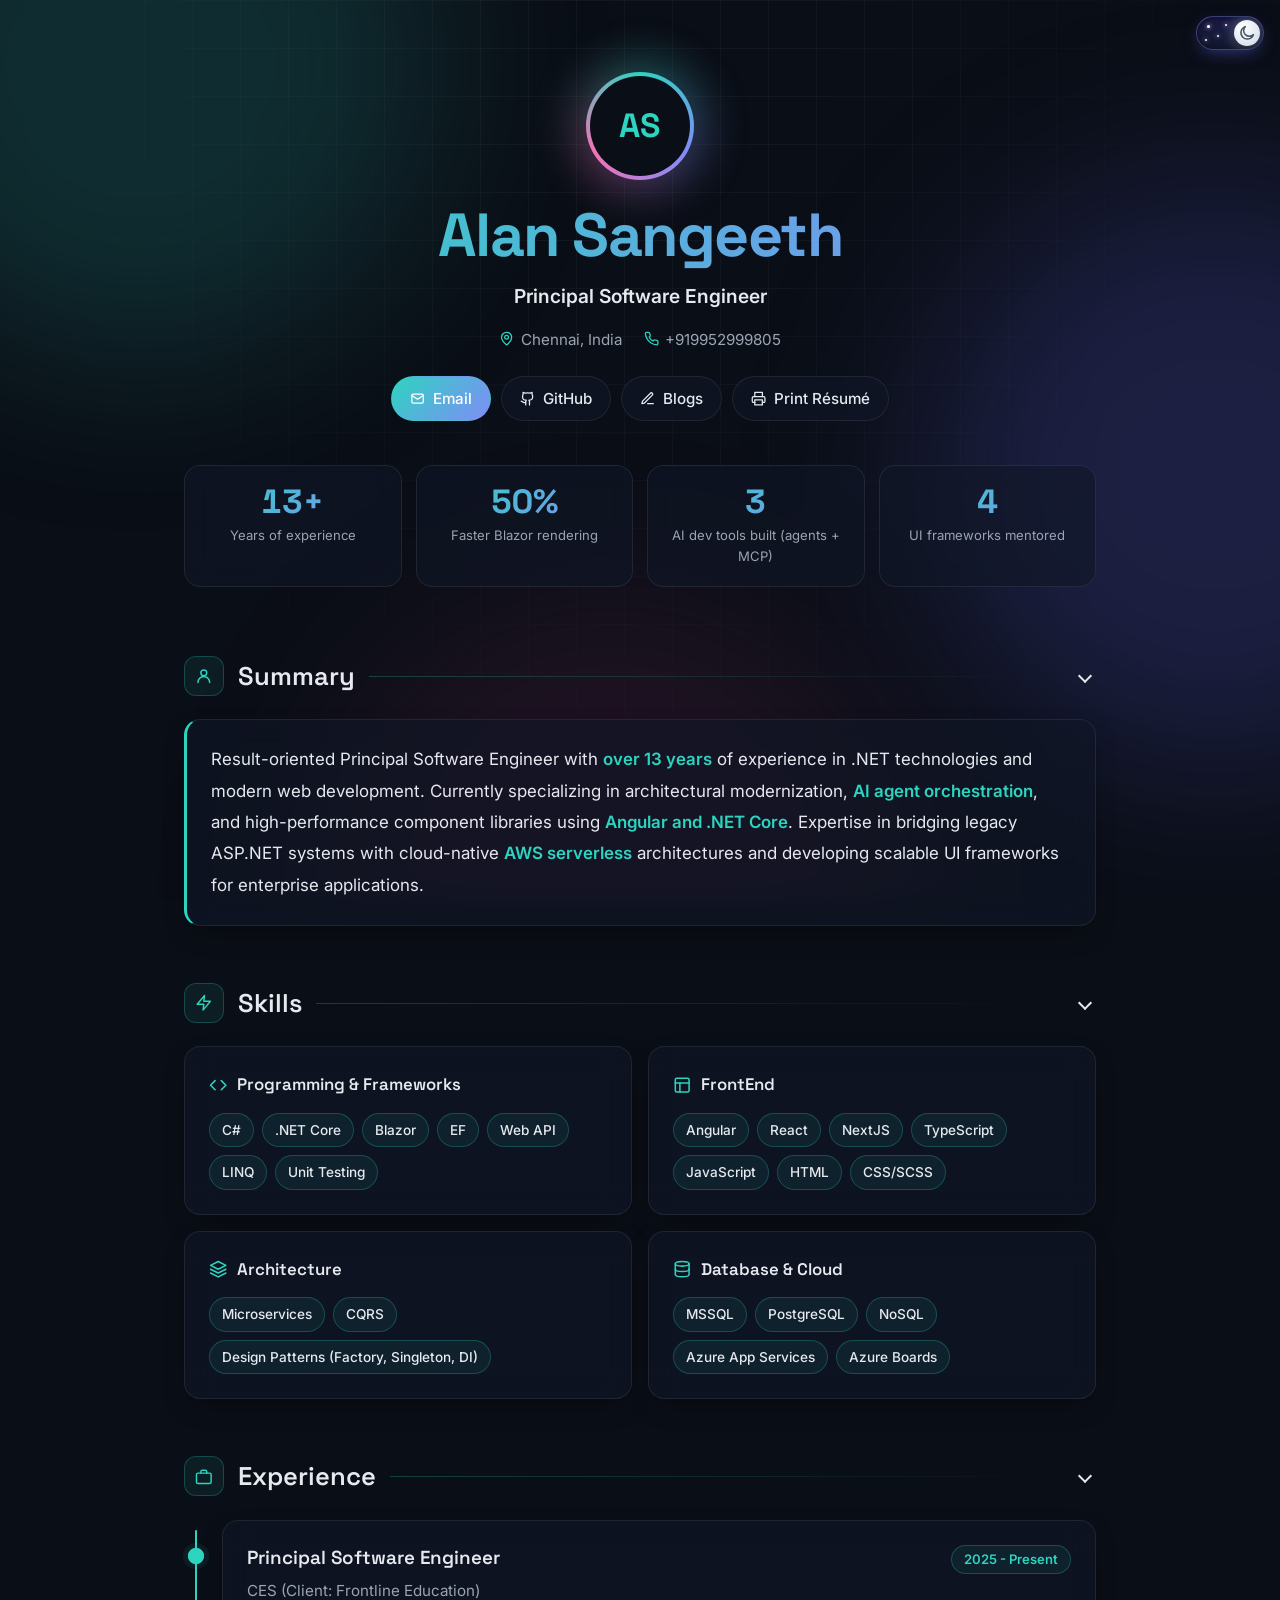
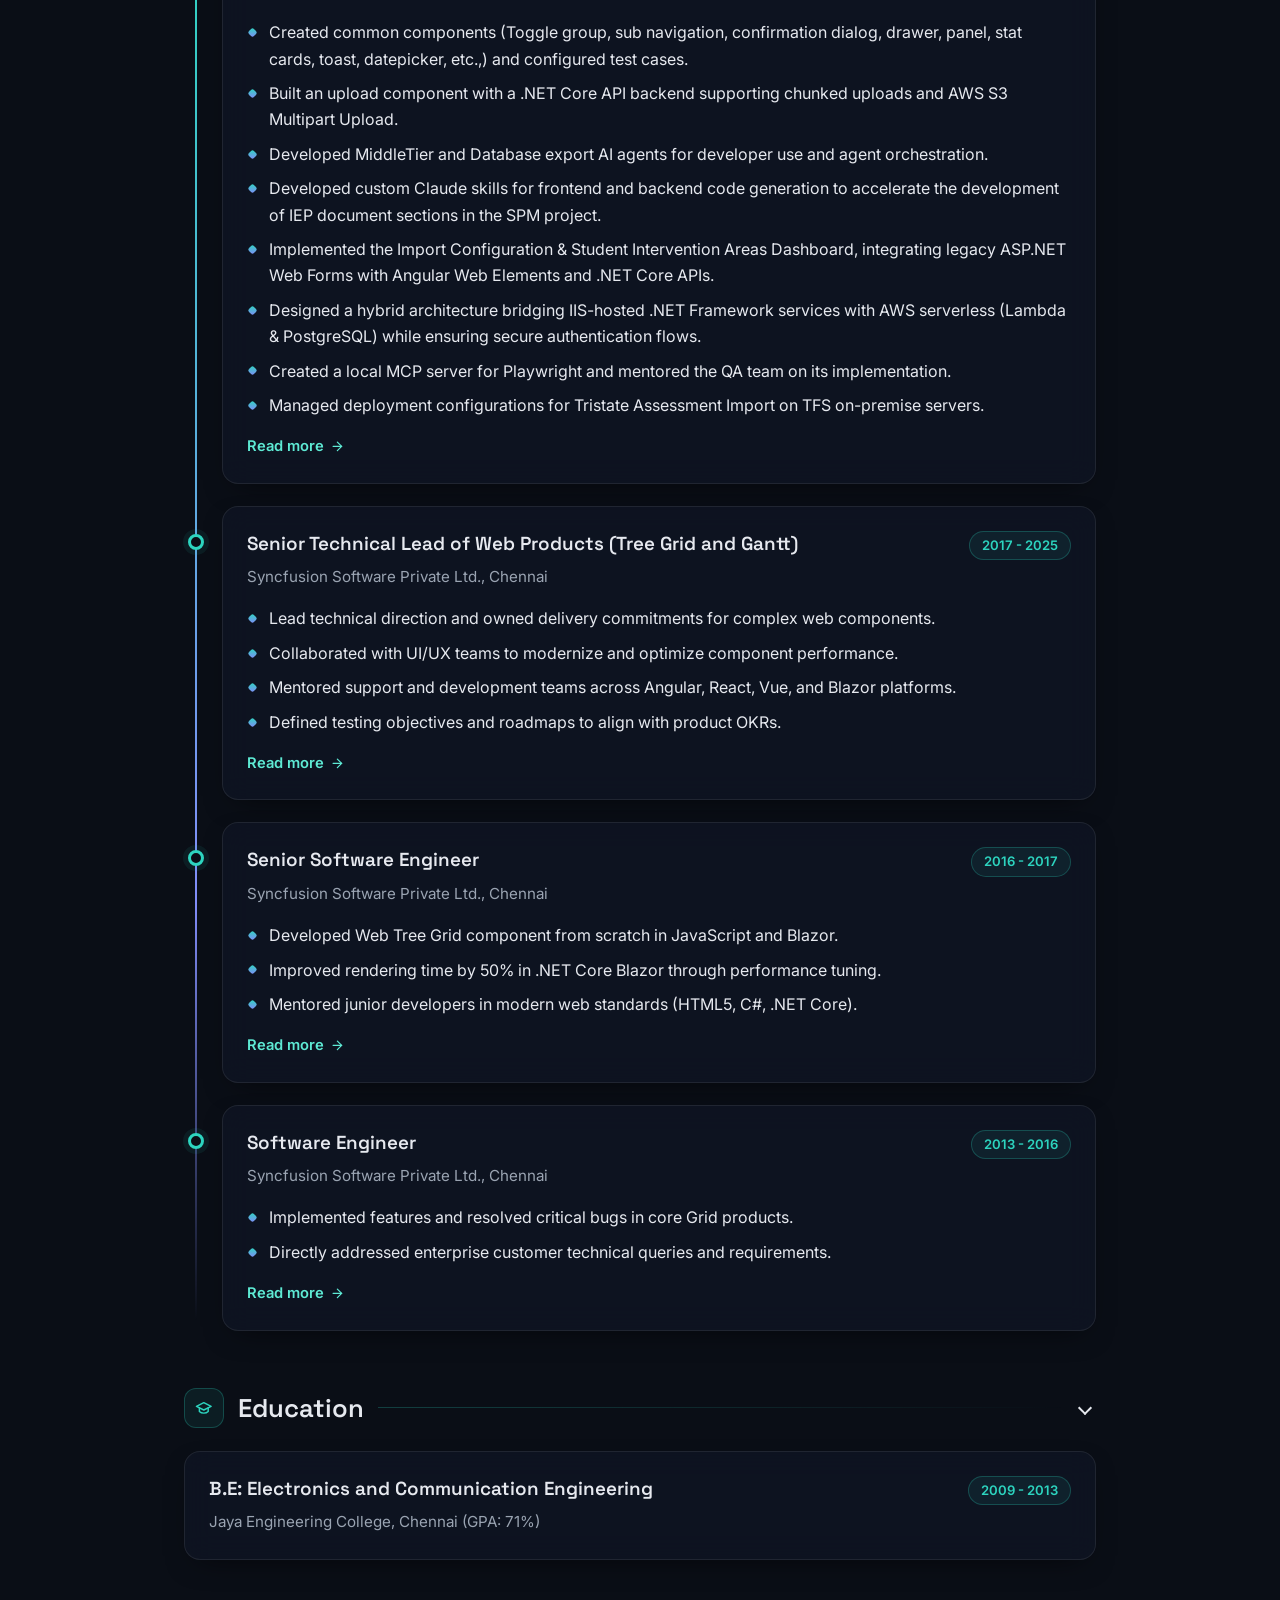
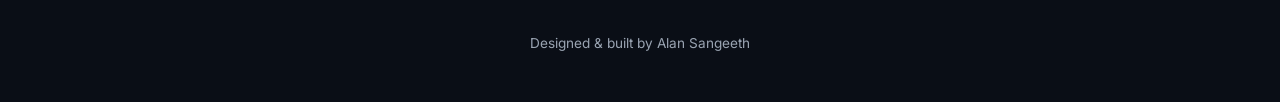
<file: index.html>
<!DOCTYPE html>
<html lang="en" data-theme="dark">

<head>
    <meta charset="UTF-8">
    <meta name="viewport" content="width=device-width, initial-scale=1.0">
    <title>Alan Sangeeth Resume - Principal Software Engineer | .NET, Angular, AI</title>
    <meta name="description" content="Alan Sangeeth's resume: Principal Software Engineer in Chennai, India with 13+ years in .NET, Angular, Blazor, AWS serverless and AI agent orchestration.">
    <meta name="author" content="Alan Sangeeth">
    <meta name="google-site-verification" content="i5r_bkyjmS-nKIP_NJogOofVaVzBtxya6tvOU-eh2Qk">
    <meta name="robots" content="index, follow, max-image-preview:large">
    <link rel="canonical" href="https://resume.alansangeeth.synology.me/">
    <meta name="theme-color" content="#0b1020">
    <link rel="icon" href="favicon.svg" type="image/svg+xml">

    <!-- Open Graph / social previews -->
    <meta property="og:type" content="profile">
    <meta property="og:site_name" content="Alan Sangeeth Resume">
    <meta property="og:title" content="Alan Sangeeth Resume - Principal Software Engineer">
    <meta property="og:description" content="Principal Software Engineer with 13+ years in .NET, Angular, Blazor, AWS serverless and AI agent orchestration.">
    <meta property="og:url" content="https://resume.alansangeeth.synology.me/">
    <meta property="og:locale" content="en_IN">
    <meta property="profile:first_name" content="Alan">
    <meta property="profile:last_name" content="Sangeeth">
    <meta name="twitter:card" content="summary">
    <meta name="twitter:title" content="Alan Sangeeth Resume - Principal Software Engineer">
    <meta name="twitter:description" content="Principal Software Engineer with 13+ years in .NET, Angular, Blazor, AWS serverless and AI agent orchestration.">

    <!-- Structured data for Google (ProfilePage + Person) -->
    <script type="application/ld+json">
    {
        "@context": "https://schema.org",
        "@type": "ProfilePage",
        "name": "Alan Sangeeth Resume",
        "url": "https://resume.alansangeeth.synology.me/",
        "mainEntity": {
            "@type": "Person",
            "@id": "https://resume.alansangeeth.synology.me/#alan-sangeeth",
            "name": "Alan Sangeeth",
            "givenName": "Alan",
            "familyName": "Sangeeth",
            "jobTitle": "Principal Software Engineer",
            "description": "Principal Software Engineer with 13+ years of experience in .NET technologies, Angular, Blazor, AWS serverless and AI agent orchestration.",
            "email": "mailto:alansangeeth@gmail.com",
            "url": "https://resume.alansangeeth.synology.me/",
            "address": {
                "@type": "PostalAddress",
                "addressLocality": "Chennai",
                "addressRegion": "Tamil Nadu",
                "addressCountry": "IN"
            },
            "worksFor": {
                "@type": "Organization",
                "name": "CES"
            },
            "alumniOf": [
                { "@type": "CollegeOrUniversity", "name": "Jaya Engineering College" },
                { "@type": "Organization", "name": "Syncfusion Software Private Ltd." }
            ],
            "knowsAbout": [".NET", "ASP.NET Core", "C#", "Angular", "Blazor", "TypeScript", "AWS Serverless", "AI Agents", "Model Context Protocol (MCP)", "UI Component Libraries"],
            "sameAs": [
                "https://github.com/alansangeeth",
                "https://www.syncfusion.com/blogs/author/alans"
            ]
        }
    }
    </script>
    <script>
        // Apply the saved theme before first paint to avoid a flash of the wrong theme
        (function () {
            var root = document.documentElement;
            root.classList.add("js");
            try {
                root.setAttribute("data-theme", localStorage.getItem("alan-resume-darkMode") === "false" ? "light" : "dark");
            } catch (e) { }
        })();
    </script>
    <link rel="preconnect" href="https://fonts.googleapis.com">
    <link rel="preconnect" href="https://fonts.gstatic.com" crossorigin>
    <link href="https://fonts.googleapis.com/css2?family=Inter:wght@400;500;600;700&family=Space+Grotesk:wght@500;600;700&display=swap" rel="stylesheet">
    <link rel="stylesheet" href="style.css">
    <script src="main.js" defer></script>
</head>

<body>
    <div class="scroll-progress no-print" aria-hidden="true"></div>
    <div class="bg-decor no-print" aria-hidden="true">
        <span class="blob blob-1"></span>
        <span class="blob blob-2"></span>
        <span class="blob blob-3"></span>
        <div class="grid-overlay"></div>
    </div>
    <div id="theme-switcher" class="no-print"></div>

    <div class="container">
        <header class="hero">
            <div class="avatar reveal no-print" aria-hidden="true"><span>AS</span></div>
            <h1 class="reveal">Alan Sangeeth</h1>
            <p class="role reveal no-print">Principal Software Engineer</p>
            <div class="contact-info meta-row reveal no-print">
                <span><svg class="i" viewBox="0 0 24 24"><path d="M20 10c0 6-8 12-8 12s-8-6-8-12a8 8 0 0 1 16 0Z"/><circle cx="12" cy="10" r="3"/></svg>Chennai, India</span>
                <a href="tel:+919952999805"><svg class="i" viewBox="0 0 24 24"><path d="M22 16.92v3a2 2 0 0 1-2.18 2 19.79 19.79 0 0 1-8.63-3.07 19.5 19.5 0 0 1-6-6 19.79 19.79 0 0 1-3.07-8.67A2 2 0 0 1 4.11 2h3a2 2 0 0 1 2 1.72c.13.96.36 1.9.7 2.81a2 2 0 0 1-.45 2.11L8.09 9.91a16 16 0 0 0 6 6l1.27-1.27a2 2 0 0 1 2.11-.45c.91.34 1.85.57 2.81.7A2 2 0 0 1 22 16.92z"/></svg>+919952999805</a>
            </div>
            <div class="contact-info print-only-links">
                Principal Software Engineer | Chennai, India
            </div>
            <nav class="links reveal no-print" aria-label="Contact links">
                <a href="mailto:alansangeeth@gmail.com" class="pill pill-primary email-link">
                    <svg class="i" viewBox="0 0 24 24"><rect x="3" y="5" width="18" height="14" rx="2"/><path d="m3 7 9 6 9-6"/></svg>Email
                </a>
                <a href="https://github.com/alansangeeth" target="_blank" rel="noopener" class="pill">
                    <svg class="i" viewBox="0 0 24 24"><path d="M15 22v-4a4.8 4.8 0 0 0-1-3.5c3 0 6-2 6-5.5.08-1.25-.27-2.48-1-3.5.28-1.15.28-2.35 0-3.5 0 0-1 0-3 1.5-2.64-.5-5.36-.5-8 0C6 2 5 2 5 2c-.3 1.15-.3 2.35 0 3.5A5.4 5.4 0 0 0 4 9c0 3.5 3 5.5 6 5.5-.39.49-.68 1.05-.85 1.65-.17.6-.22 1.23-.15 1.85v4"/><path d="M9 18c-4.51 2-5-2-7-2"/></svg>GitHub
                </a>
                <a href="https://www.syncfusion.com/blogs/author/alans" target="_blank" rel="noopener" class="pill">
                    <svg class="i" viewBox="0 0 24 24"><path d="M12 20h9"/><path d="M16.5 3.5a2.1 2.1 0 0 1 3 3L7 19l-4 1 1-4Z"/></svg>Blogs
                </a>
                <a href="javascript:window.print()" class="pill">
                    <svg class="i" viewBox="0 0 24 24"><path d="M6 9V2h12v7"/><path d="M6 18H4a2 2 0 0 1-2-2v-5a2 2 0 0 1 2-2h16a2 2 0 0 1 2 2v5a2 2 0 0 1-2 2h-2"/><rect x="6" y="14" width="12" height="8"/></svg>Print Résumé
                </a>
            </nav>
            <div class="print-only-links">
                alansangeeth@gmail.com | +919952999805
            </div>

            <div class="stats no-print" data-stagger>
                <div class="stat reveal">
                    <span class="stat-num" data-count="13" data-suffix="+">13+</span>
                    <span class="stat-label">Years of experience</span>
                </div>
                <div class="stat reveal">
                    <span class="stat-num" data-count="50" data-suffix="%">50%</span>
                    <span class="stat-label">Faster Blazor rendering</span>
                </div>
                <div class="stat reveal">
                    <span class="stat-num" data-count="3">3</span>
                    <span class="stat-label">AI dev tools built (agents + MCP)</span>
                </div>
                <div class="stat reveal">
                    <span class="stat-num" data-count="4">4</span>
                    <span class="stat-label">UI frameworks mentored</span>
                </div>
            </div>
        </header>

        <main class="content">
            <section id="summary" class="section">
                <h2 class="section-title reveal">
                    <span class="section-icon"><svg class="i" viewBox="0 0 24 24"><circle cx="12" cy="8" r="4"/><path d="M4 21a8 8 0 0 1 16 0"/></svg></span>
                    <span>Summary</span>
                    <span class="rule"></span>
                    <span class="chevron" aria-hidden="true"></span>
                </h2>
                <div class="section-body">
                    <div class="section-inner">
                        <div class="card summary-card reveal">
                            <p>
                                Result-oriented Principal Software Engineer with <strong class="hl">over 13 years</strong>
                                of experience in .NET technologies and modern web development.
                                Currently specializing in architectural modernization, <strong class="hl">AI agent
                                orchestration</strong>, and high-performance component libraries using
                                <strong class="hl">Angular and .NET Core</strong>.
                                Expertise in bridging legacy ASP.NET systems with cloud-native <strong class="hl">AWS
                                serverless</strong> architectures and developing scalable UI frameworks for enterprise
                                applications.
                            </p>
                        </div>
                    </div>
                </div>
            </section>

            <section id="skills" class="section">
                <h2 class="section-title reveal">
                    <span class="section-icon"><svg class="i" viewBox="0 0 24 24"><path d="M13 2 3 14h9l-1 8 10-12h-9l1-8z"/></svg></span>
                    <span>Skills</span>
                    <span class="rule"></span>
                    <span class="chevron" aria-hidden="true"></span>
                </h2>
                <div class="section-body">
                    <div class="section-inner">
                        <div class="skills-grid" data-stagger>
                            <div class="card skill-category reveal">
                                <strong><svg class="i" viewBox="0 0 24 24"><path d="m16 18 6-6-6-6"/><path d="m8 6-6 6 6 6"/></svg>Programming &amp; Frameworks</strong>
                                <div class="chips">
                                    <span class="chip">C#</span><span class="chip">.NET Core</span><span class="chip">Blazor</span><span class="chip">EF</span><span class="chip">Web API</span><span class="chip">LINQ</span><span class="chip">Unit Testing</span>
                                </div>
                            </div>
                            <div class="card skill-category reveal">
                                <strong><svg class="i" viewBox="0 0 24 24"><rect x="3" y="3" width="18" height="18" rx="2"/><path d="M3 9h18"/><path d="M9 21V9"/></svg>FrontEnd</strong>
                                <div class="chips">
                                    <span class="chip">Angular</span><span class="chip">React</span><span class="chip">NextJS</span><span class="chip">TypeScript</span><span class="chip">JavaScript</span><span class="chip">HTML</span><span class="chip">CSS/SCSS</span>
                                </div>
                            </div>
                            <div class="card skill-category reveal">
                                <strong><svg class="i" viewBox="0 0 24 24"><path d="m12 2 10 5-10 5L2 7z"/><path d="m2 17 10 5 10-5"/><path d="m2 12 10 5 10-5"/></svg>Architecture</strong>
                                <div class="chips">
                                    <span class="chip">Microservices</span><span class="chip">CQRS</span><span class="chip">Design Patterns (Factory, Singleton, DI)</span>
                                </div>
                            </div>
                            <div class="card skill-category reveal">
                                <strong><svg class="i" viewBox="0 0 24 24"><ellipse cx="12" cy="5" rx="9" ry="3"/><path d="M3 5v14c0 1.66 4 3 9 3s9-1.34 9-3V5"/><path d="M3 12c0 1.66 4 3 9 3s9-1.34 9-3"/></svg>Database &amp; Cloud</strong>
                                <div class="chips">
                                    <span class="chip">MSSQL</span><span class="chip">PostgreSQL</span><span class="chip">NoSQL</span><span class="chip">Azure App Services</span><span class="chip">Azure Boards</span>
                                </div>
                            </div>
                        </div>
                    </div>
                </div>
            </section>

            <section id="experience" class="section">
                <h2 class="section-title reveal">
                    <span class="section-icon"><svg class="i" viewBox="0 0 24 24"><rect x="2" y="7" width="20" height="14" rx="2"/><path d="M16 7V5a2 2 0 0 0-2-2h-4a2 2 0 0 0-2 2v2"/></svg></span>
                    <span>Experience</span>
                    <span class="rule"></span>
                    <span class="chevron" aria-hidden="true"></span>
                </h2>
                <div class="section-body">
                    <div class="section-inner">
                        <ol class="timeline">
                            <li class="timeline-item reveal">
                                <span class="timeline-dot current" aria-hidden="true"></span>
                                <article class="card experience-item">
                                    <div class="item-header">
                                        <h3>Principal Software Engineer</h3>
                                        <span class="badge">2025 - Present</span>
                                    </div>
                                    <div class="item-sub">CES (Client: Frontline Education)</div>
                                    <ul>
                                        <li>Created common components (Toggle group, sub navigation,
                                            confirmation dialog, drawer, panel, stat cards, toast, datepicker, etc.,) and configured test
                                            cases.</li>
                                        <li>Built an upload component with a .NET Core API backend supporting chunked uploads and
                                            AWS S3 Multipart Upload.</li>
                                        <li>Developed MiddleTier and Database export AI agents for developer use and agent
                                            orchestration.</li>
                                        <li>Developed custom Claude skills for frontend and backend code generation to accelerate the development of IEP document sections in the SPM project.</li>
                                        <li>Implemented the Import Configuration &amp; Student Intervention Areas
                                            Dashboard, integrating legacy ASP.NET Web Forms with Angular Web Elements and .NET Core
                                            APIs.</li>
                                        <li>Designed a hybrid architecture bridging IIS-hosted .NET Framework services with AWS
                                            serverless (Lambda &amp; PostgreSQL) while ensuring secure authentication flows.</li>
                                        <li>Created a local MCP server for Playwright and mentored the QA team on its
                                            implementation.</li>
                                        <li>Managed deployment configurations for Tristate Assessment Import on TFS on-premise
                                            servers.</li>
                                    </ul>
                                    <a href="experience-frontline.html" class="read-more no-print">Read more
                                        <svg class="i" viewBox="0 0 24 24"><path d="M5 12h14"/><path d="m12 5 7 7-7 7"/></svg></a>
                                </article>
                            </li>

                            <li class="timeline-item reveal">
                                <span class="timeline-dot" aria-hidden="true"></span>
                                <article class="card experience-item">
                                    <div class="item-header">
                                        <h3>Senior Technical Lead of Web Products (Tree Grid and Gantt)</h3>
                                        <span class="badge">2017 - 2025</span>
                                    </div>
                                    <div class="item-sub">Syncfusion Software Private Ltd., Chennai</div>
                                    <ul>
                                        <li>Lead technical direction and owned delivery commitments for complex web components.</li>
                                        <li>Collaborated with UI/UX teams to modernize and optimize component performance.</li>
                                        <li>Mentored support and development teams across Angular, React, Vue, and Blazor platforms.</li>
                                        <li>Defined testing objectives and roadmaps to align with product OKRs.</li>
                                    </ul>
                                    <a href="experience-lead.html" class="read-more no-print">Read more
                                        <svg class="i" viewBox="0 0 24 24"><path d="M5 12h14"/><path d="m12 5 7 7-7 7"/></svg></a>
                                </article>
                            </li>

                            <li class="timeline-item reveal">
                                <span class="timeline-dot" aria-hidden="true"></span>
                                <article class="card experience-item">
                                    <div class="item-header">
                                        <h3>Senior Software Engineer</h3>
                                        <span class="badge">2016 - 2017</span>
                                    </div>
                                    <div class="item-sub">Syncfusion Software Private Ltd., Chennai</div>
                                    <ul>
                                        <li>Developed Web Tree Grid component from scratch in JavaScript and Blazor.</li>
                                        <li>Improved rendering time by 50% in .NET Core Blazor through performance tuning.</li>
                                        <li>Mentored junior developers in modern web standards (HTML5, C#, .NET Core).</li>
                                    </ul>
                                    <a href="experience-senior.html" class="read-more no-print">Read more
                                        <svg class="i" viewBox="0 0 24 24"><path d="M5 12h14"/><path d="m12 5 7 7-7 7"/></svg></a>
                                </article>
                            </li>

                            <li class="timeline-item reveal">
                                <span class="timeline-dot" aria-hidden="true"></span>
                                <article class="card experience-item">
                                    <div class="item-header">
                                        <h3>Software Engineer</h3>
                                        <span class="badge">2013 - 2016</span>
                                    </div>
                                    <div class="item-sub">Syncfusion Software Private Ltd., Chennai</div>
                                    <ul>
                                        <li>Implemented features and resolved critical bugs in core Grid products.</li>
                                        <li>Directly addressed enterprise customer technical queries and requirements.</li>
                                    </ul>
                                    <a href="experience-engineer.html" class="read-more no-print">Read more
                                        <svg class="i" viewBox="0 0 24 24"><path d="M5 12h14"/><path d="m12 5 7 7-7 7"/></svg></a>
                                </article>
                            </li>
                        </ol>
                    </div>
                </div>
            </section>

            <section id="education" class="section">
                <h2 class="section-title reveal">
                    <span class="section-icon"><svg class="i" viewBox="0 0 24 24"><path d="M22 10 12 5 2 10l10 5 10-5z"/><path d="M6 12v5c3 3 9 3 12 0v-5"/></svg></span>
                    <span>Education</span>
                    <span class="rule"></span>
                    <span class="chevron" aria-hidden="true"></span>
                </h2>
                <div class="section-body">
                    <div class="section-inner">
                        <div class="card education-item reveal">
                            <div class="item-header">
                                <h3>B.E: Electronics and Communication Engineering</h3>
                                <span class="badge">2009 - 2013</span>
                            </div>
                            <div class="item-sub">Jaya Engineering College, Chennai (GPA: 71%)</div>
                        </div>
                    </div>
                </div>
            </section>
        </main>

        <footer class="site-footer no-print">
            Designed &amp; built by Alan Sangeeth
        </footer>
    </div>

    <button class="back-to-top no-print" type="button" aria-label="Back to top">
        <svg class="i" viewBox="0 0 24 24"><path d="m5 12 7-7 7 7"/><path d="M12 19V5"/></svg>
    </button>
</body>

</html>
</file>
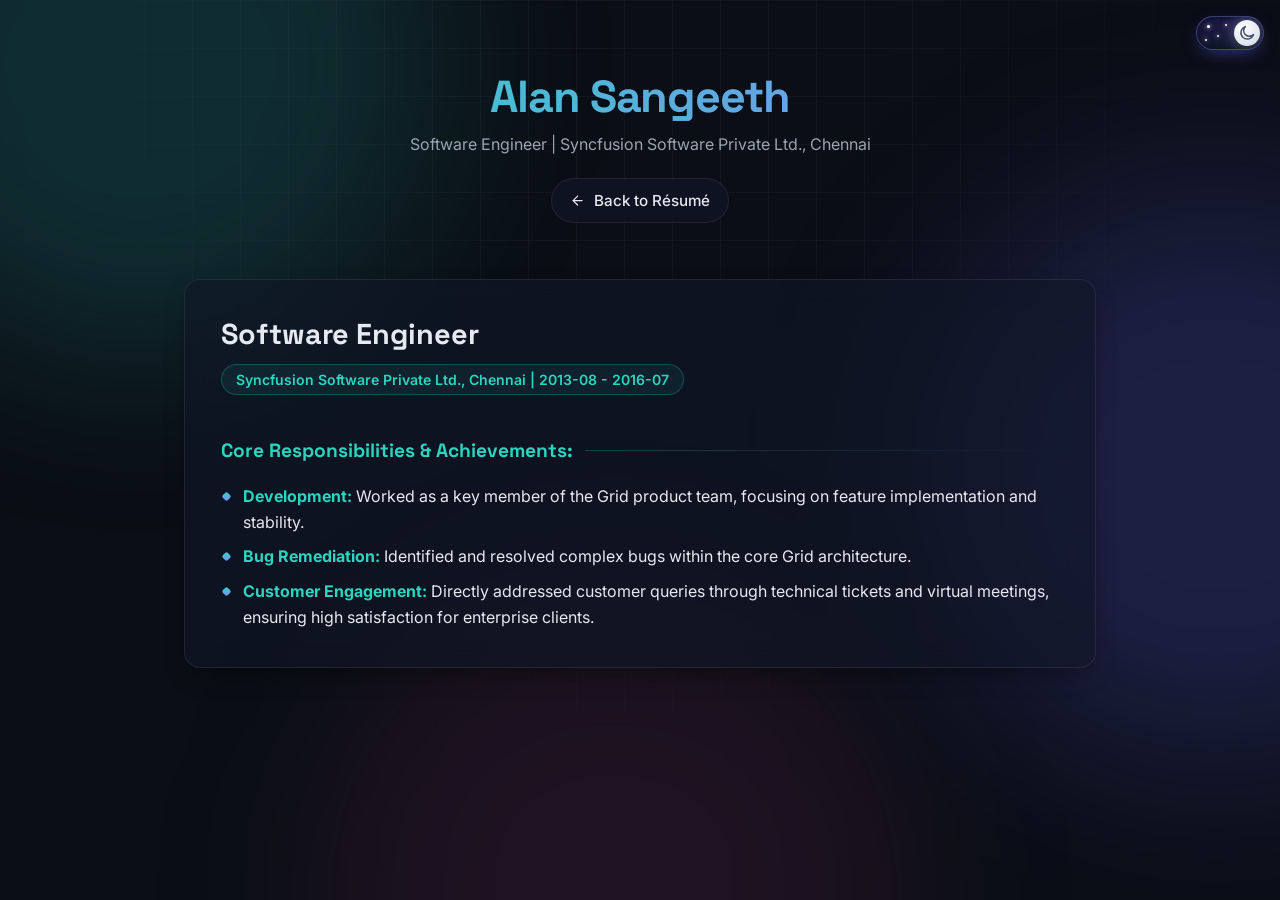
<file: experience-engineer.html>
<!DOCTYPE html>
<html lang="en" data-theme="dark">
<head>
    <meta charset="UTF-8">
    <meta name="viewport" content="width=device-width, initial-scale=1.0">
    <title>Software Engineer Experience - Alan Sangeeth</title>
    <meta name="description" content="Alan Sangeeth's experience as Software Engineer at Syncfusion, Chennai.">
    <meta name="author" content="Alan Sangeeth">
    <link rel="canonical" href="https://resume.alansangeeth.synology.me/experience-engineer.html">
    <link rel="icon" href="favicon.svg" type="image/svg+xml">
    <script>
        (function () {
            var root = document.documentElement;
            root.classList.add("js");
            try {
                root.setAttribute("data-theme", localStorage.getItem("alan-resume-darkMode") === "false" ? "light" : "dark");
            } catch (e) { }
        })();
    </script>
    <link rel="preconnect" href="https://fonts.googleapis.com">
    <link rel="preconnect" href="https://fonts.gstatic.com" crossorigin>
    <link href="https://fonts.googleapis.com/css2?family=Inter:wght@400;500;600;700&family=Space+Grotesk:wght@500;600;700&display=swap" rel="stylesheet">
    <link rel="stylesheet" href="style.css">
    <script src="main.js" defer></script>
</head>
<body>
    <div class="scroll-progress no-print" aria-hidden="true"></div>
    <div class="bg-decor no-print" aria-hidden="true">
        <span class="blob blob-1"></span>
        <span class="blob blob-2"></span>
        <span class="blob blob-3"></span>
        <div class="grid-overlay"></div>
    </div>
    <div class="container sub-page">
        <header class="hero">
            <h1 class="reveal">Alan Sangeeth</h1>
            <div class="contact-info reveal">
                Software Engineer | Syncfusion Software Private Ltd., Chennai
            </div>
            <div class="links reveal no-print">
                <a href="index.html" class="pill"><svg class="i" viewBox="0 0 24 24"><path d="M19 12H5"/><path d="m12 19-7-7 7-7"/></svg>Back to Résumé</a>
            </div>
            <div id="theme-switcher" class="no-print">
            </div>
        </header>
        <section id="experience-detail" class="card reveal">
            <h1>Software Engineer</h1>
            <div class="meta">Syncfusion Software Private Ltd., Chennai | 2013-08 - 2016-07</div>
            
            <h3>Core Responsibilities & Achievements:</h3>
            <ul>
                <li><strong>Development:</strong> Worked as a key member of the Grid product team, focusing on feature implementation and stability.</li>
                <li><strong>Bug Remediation:</strong> Identified and resolved complex bugs within the core Grid architecture.</li>
                <li><strong>Customer Engagement:</strong> Directly addressed customer queries through technical tickets and virtual meetings, ensuring high satisfaction for enterprise clients.</li>
            </ul>
        </section>
    </div>
</body>
</html>
</file>
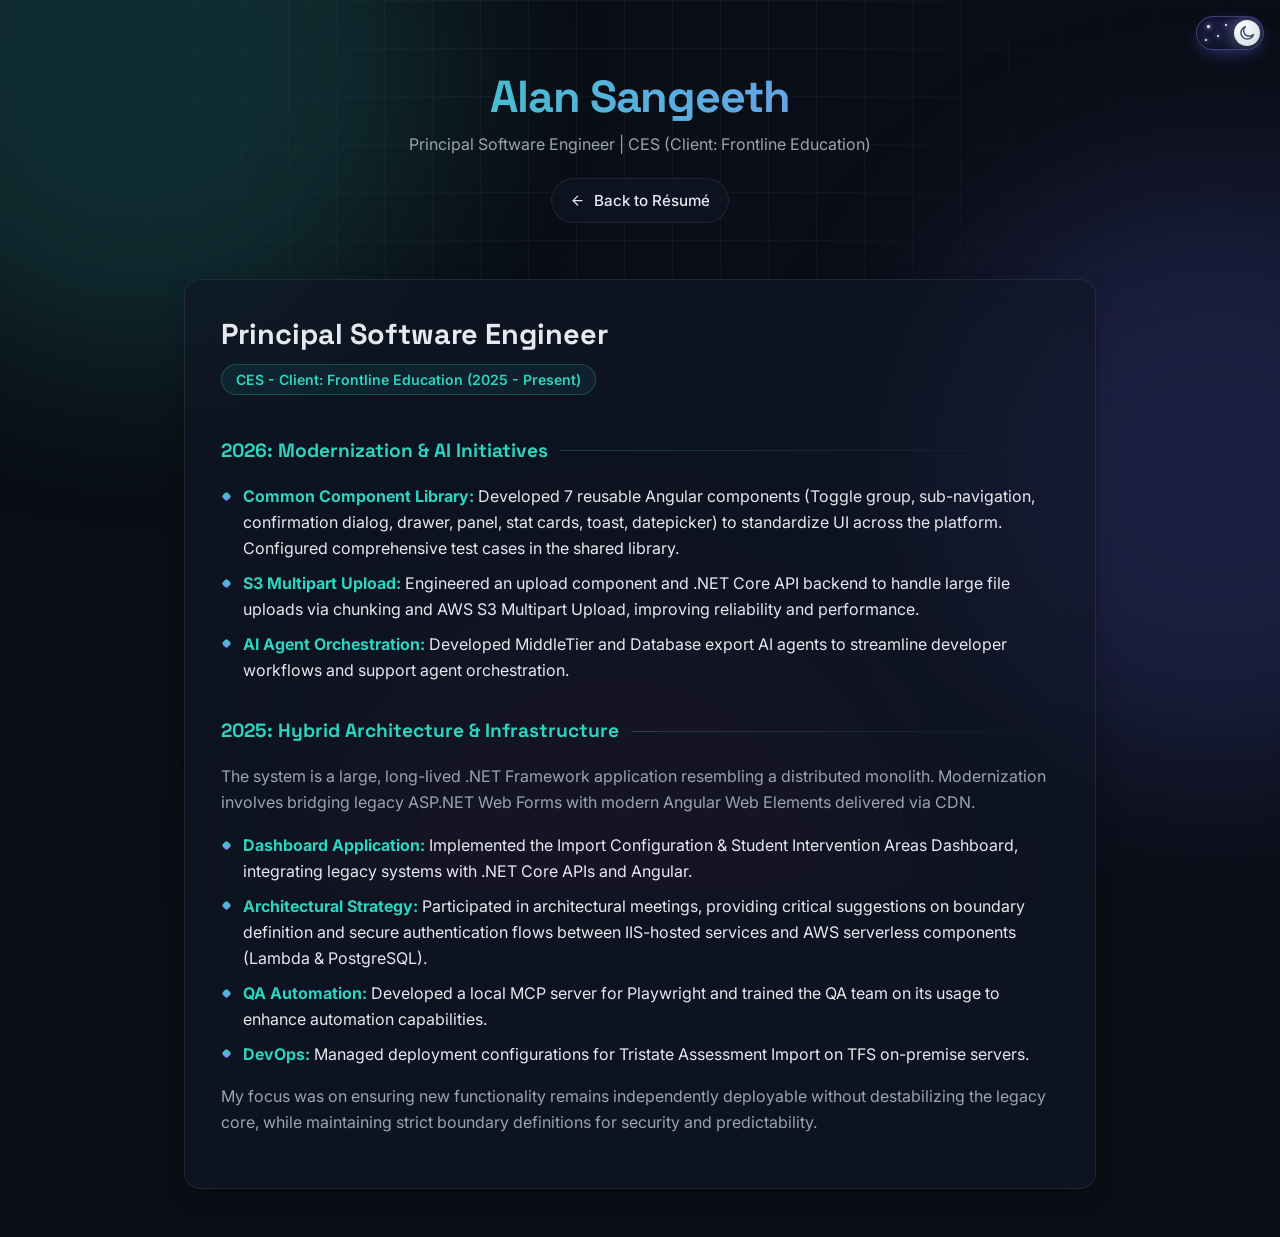
<file: experience-frontline.html>
<!DOCTYPE html>
<html lang="en" data-theme="dark">
<head>
    <meta charset="UTF-8">
    <meta name="viewport" content="width=device-width, initial-scale=1.0">
    <title>Principal Software Engineer (Frontline Education) - Alan Sangeeth</title>
    <meta name="description" content="Alan Sangeeth's work as Principal Software Engineer at CES for Frontline Education: architectural modernization, AI agent orchestration, Angular, .NET Core and AWS serverless.">
    <meta name="author" content="Alan Sangeeth">
    <link rel="canonical" href="https://resume.alansangeeth.synology.me/experience-frontline.html">
    <link rel="icon" href="favicon.svg" type="image/svg+xml">
    <script>
        (function () {
            var root = document.documentElement;
            root.classList.add("js");
            try {
                root.setAttribute("data-theme", localStorage.getItem("alan-resume-darkMode") === "false" ? "light" : "dark");
            } catch (e) { }
        })();
    </script>
    <link rel="preconnect" href="https://fonts.googleapis.com">
    <link rel="preconnect" href="https://fonts.gstatic.com" crossorigin>
    <link href="https://fonts.googleapis.com/css2?family=Inter:wght@400;500;600;700&family=Space+Grotesk:wght@500;600;700&display=swap" rel="stylesheet">
    <link rel="stylesheet" href="style.css">
    <script src="main.js" defer></script>
</head>
<body>
    <div class="scroll-progress no-print" aria-hidden="true"></div>
    <div class="bg-decor no-print" aria-hidden="true">
        <span class="blob blob-1"></span>
        <span class="blob blob-2"></span>
        <span class="blob blob-3"></span>
        <div class="grid-overlay"></div>
    </div>
    <div class="container sub-page">
        <header class="hero">
            <h1 class="reveal">Alan Sangeeth</h1>
            <div class="contact-info reveal">
                Principal Software Engineer | CES (Client: Frontline Education)
            </div>
            <div class="links reveal no-print">
                <a href="index.html" class="pill"><svg class="i" viewBox="0 0 24 24"><path d="M19 12H5"/><path d="m12 19-7-7 7-7"/></svg>Back to Résumé</a>
            </div>
            <div id="theme-switcher" class="no-print">
            </div>
        </header>

        <section id="experience-detail" class="card reveal">
            <h1>Principal Software Engineer</h1>
            <div class="meta">CES - Client: Frontline Education (2025 - Present)</div>

                <h3>2026: Modernization & AI Initiatives</h3>
                <ul>
                    <li><strong>Common Component Library:</strong> Developed 7 reusable Angular components (Toggle group, sub-navigation, confirmation dialog, drawer, panel, stat cards, toast, datepicker) to standardize UI across the platform. Configured comprehensive test cases in the shared library.</li>
                    <li><strong>S3 Multipart Upload:</strong> Engineered an upload component and .NET Core API backend to handle large file uploads via chunking and AWS S3 Multipart Upload, improving reliability and performance.</li>
                    <li><strong>AI Agent Orchestration:</strong> Developed MiddleTier and Database export AI agents to streamline developer workflows and support agent orchestration.</li>
                </ul>

                <h3>2025: Hybrid Architecture & Infrastructure</h3>
                <p>
                    The system is a large, long-lived .NET Framework application resembling a distributed monolith. Modernization involves bridging legacy ASP.NET Web Forms with modern Angular Web Elements delivered via CDN.
                </p>
                <ul>
                    <li><strong>Dashboard Application:</strong> Implemented the Import Configuration & Student Intervention Areas Dashboard, integrating legacy systems with .NET Core APIs and Angular.</li>
                    <li><strong>Architectural Strategy:</strong> Participated in architectural meetings, providing critical suggestions on boundary definition and secure authentication flows between IIS-hosted services and AWS serverless components (Lambda & PostgreSQL).</li>
                    <li><strong>QA Automation:</strong> Developed a local MCP server for Playwright and trained the QA team on its usage to enhance automation capabilities.</li>
                    <li><strong>DevOps:</strong> Managed deployment configurations for Tristate Assessment Import on TFS on-premise servers.</li>
                </ul>
                <p>
                    My focus was on ensuring new functionality remains independently deployable without destabilizing the legacy core, while maintaining strict boundary definitions for security and predictability.
                </p>
        </section>
    </div>
</body>
</html>
</file>
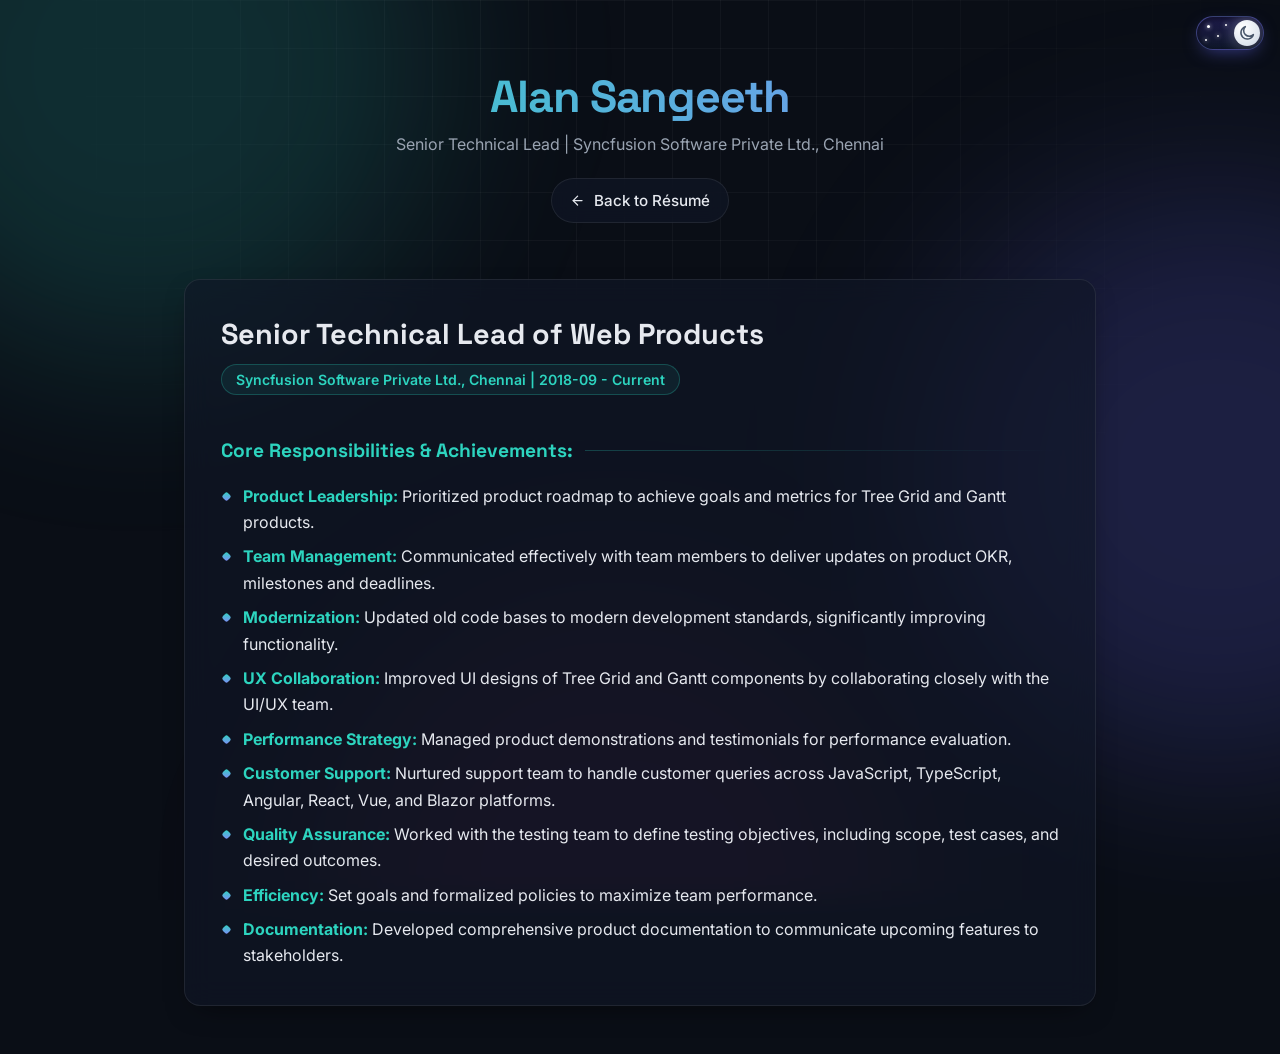
<file: experience-lead.html>
<!DOCTYPE html>
<html lang="en" data-theme="dark">
<head>
    <meta charset="UTF-8">
    <meta name="viewport" content="width=device-width, initial-scale=1.0">
    <title>Senior Technical Lead Experience - Alan Sangeeth</title>
    <meta name="description" content="Alan Sangeeth's experience as Senior Technical Lead of Syncfusion Tree Grid and Gantt web products.">
    <meta name="author" content="Alan Sangeeth">
    <link rel="canonical" href="https://resume.alansangeeth.synology.me/experience-lead.html">
    <link rel="icon" href="favicon.svg" type="image/svg+xml">
    <script>
        (function () {
            var root = document.documentElement;
            root.classList.add("js");
            try {
                root.setAttribute("data-theme", localStorage.getItem("alan-resume-darkMode") === "false" ? "light" : "dark");
            } catch (e) { }
        })();
    </script>
    <link rel="preconnect" href="https://fonts.googleapis.com">
    <link rel="preconnect" href="https://fonts.gstatic.com" crossorigin>
    <link href="https://fonts.googleapis.com/css2?family=Inter:wght@400;500;600;700&family=Space+Grotesk:wght@500;600;700&display=swap" rel="stylesheet">
    <link rel="stylesheet" href="style.css">
    <script src="main.js" defer></script>
</head>
<body>
    <div class="scroll-progress no-print" aria-hidden="true"></div>
    <div class="bg-decor no-print" aria-hidden="true">
        <span class="blob blob-1"></span>
        <span class="blob blob-2"></span>
        <span class="blob blob-3"></span>
        <div class="grid-overlay"></div>
    </div>
    <div class="container sub-page">
        <header class="hero">
            <h1 class="reveal">Alan Sangeeth</h1>
            <div class="contact-info reveal">
                Senior Technical Lead | Syncfusion Software Private Ltd., Chennai
            </div>
            <div class="links reveal no-print">
                <a href="index.html" class="pill"><svg class="i" viewBox="0 0 24 24"><path d="M19 12H5"/><path d="m12 19-7-7 7-7"/></svg>Back to Résumé</a>
            </div>
            <div id="theme-switcher" class="no-print">
            </div>
        </header>
        <section id="experience-detail" class="card reveal">
            <h1>Senior Technical Lead of Web Products</h1>
            <div class="meta">Syncfusion Software Private Ltd., Chennai | 2018-09 - Current</div>
            
            <h3>Core Responsibilities & Achievements:</h3>
            <ul>
                <li><strong>Product Leadership:</strong> Prioritized product roadmap to achieve goals and metrics for Tree Grid and Gantt products.</li>
                <li><strong>Team Management:</strong> Communicated effectively with team members to deliver updates on product OKR, milestones and deadlines.</li>
                <li><strong>Modernization:</strong> Updated old code bases to modern development standards, significantly improving functionality.</li>
                <li><strong>UX Collaboration:</strong> Improved UI designs of Tree Grid and Gantt components by collaborating closely with the UI/UX team.</li>
                <li><strong>Performance Strategy:</strong> Managed product demonstrations and testimonials for performance evaluation.</li>
                <li><strong>Customer Support:</strong> Nurtured support team to handle customer queries across JavaScript, TypeScript, Angular, React, Vue, and Blazor platforms.</li>
                <li><strong>Quality Assurance:</strong> Worked with the testing team to define testing objectives, including scope, test cases, and desired outcomes.</li>
                <li><strong>Efficiency:</strong> Set goals and formalized policies to maximize team performance.</li>
                <li><strong>Documentation:</strong> Developed comprehensive product documentation to communicate upcoming features to stakeholders.</li>
            </ul>
        </section>
    </div>
</body>
</html>
</file>
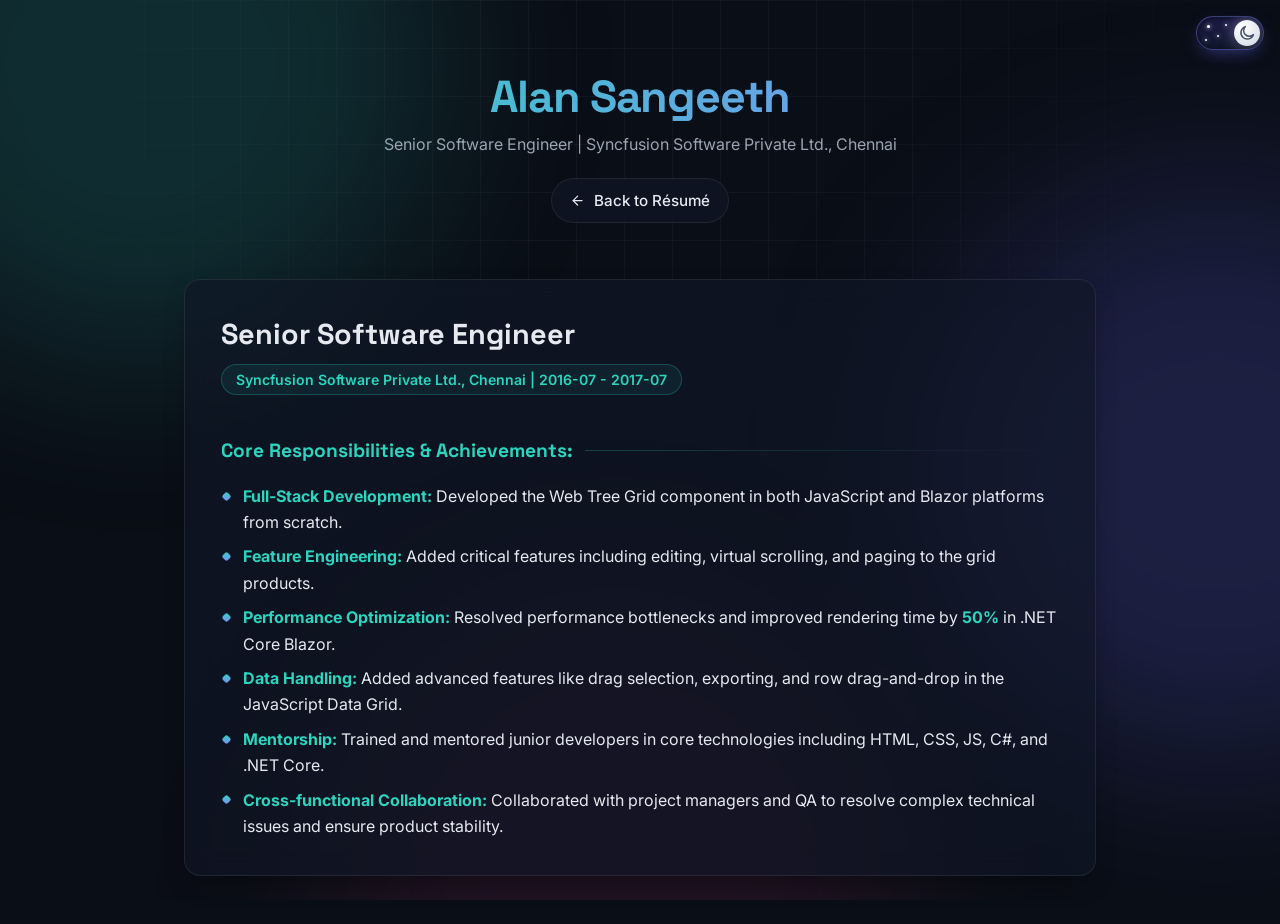
<file: experience-senior.html>
<!DOCTYPE html>
<html lang="en" data-theme="dark">
<head>
    <meta charset="UTF-8">
    <meta name="viewport" content="width=device-width, initial-scale=1.0">
    <title>Senior Software Engineer Experience - Alan Sangeeth</title>
    <meta name="description" content="Alan Sangeeth's experience as Senior Software Engineer at Syncfusion, Chennai.">
    <meta name="author" content="Alan Sangeeth">
    <link rel="canonical" href="https://resume.alansangeeth.synology.me/experience-senior.html">
    <link rel="icon" href="favicon.svg" type="image/svg+xml">
    <script>
        (function () {
            var root = document.documentElement;
            root.classList.add("js");
            try {
                root.setAttribute("data-theme", localStorage.getItem("alan-resume-darkMode") === "false" ? "light" : "dark");
            } catch (e) { }
        })();
    </script>
    <link rel="preconnect" href="https://fonts.googleapis.com">
    <link rel="preconnect" href="https://fonts.gstatic.com" crossorigin>
    <link href="https://fonts.googleapis.com/css2?family=Inter:wght@400;500;600;700&family=Space+Grotesk:wght@500;600;700&display=swap" rel="stylesheet">
    <link rel="stylesheet" href="style.css">
    <script src="main.js" defer></script>
</head>
<body>
    <div class="scroll-progress no-print" aria-hidden="true"></div>
    <div class="bg-decor no-print" aria-hidden="true">
        <span class="blob blob-1"></span>
        <span class="blob blob-2"></span>
        <span class="blob blob-3"></span>
        <div class="grid-overlay"></div>
    </div>
    <div class="container sub-page">
        <header class="hero">
            <h1 class="reveal">Alan Sangeeth</h1>
            <div class="contact-info reveal">
                Senior Software Engineer | Syncfusion Software Private Ltd., Chennai
            </div>
            <div class="links reveal no-print">
                <a href="index.html" class="pill"><svg class="i" viewBox="0 0 24 24"><path d="M19 12H5"/><path d="m12 19-7-7 7-7"/></svg>Back to Résumé</a>
            </div>
            <div id="theme-switcher" class="no-print">
            </div>
        </header>
        <section id="experience-detail" class="card reveal">
            <h1>Senior Software Engineer</h1>
            <div class="meta">Syncfusion Software Private Ltd., Chennai | 2016-07 - 2017-07</div>
            
            <h3>Core Responsibilities & Achievements:</h3>
            <ul>
                <li><strong>Full-Stack Development:</strong> Developed the Web Tree Grid component in both JavaScript and Blazor platforms from scratch.</li>
                <li><strong>Feature Engineering:</strong> Added critical features including editing, virtual scrolling, and paging to the grid products.</li>
                <li><strong>Performance Optimization:</strong> Resolved performance bottlenecks and improved rendering time by <strong>50%</strong> in .NET Core Blazor.</li>
                <li><strong>Data Handling:</strong> Added advanced features like drag selection, exporting, and row drag-and-drop in the JavaScript Data Grid.</li>
                <li><strong>Mentorship:</strong> Trained and mentored junior developers in core technologies including HTML, CSS, JS, C#, and .NET Core.</li>
                <li><strong>Cross-functional Collaboration:</strong> Collaborated with project managers and QA to resolve complex technical issues and ensure product stability.</li>
            </ul>
        </section>
    </div>
</body>
</html>
</file>
<file: style.css>
/* ==========================================================================
   Theme tokens
   ========================================================================== */
:root {
    --bg: #f4f6fb;
    --surface: rgba(255, 255, 255, 0.72);
    --text: #1e293b;
    --muted: #5b6475;
    --primary: #0d9488;
    --primary-strong: #0f766e;
    --secondary: #6366f1;
    --link: #0f766e;
    --border: rgba(15, 23, 42, 0.09);
    --chip-bg: rgba(13, 148, 136, 0.08);
    --chip-border: rgba(13, 148, 136, 0.22);
    --spot: rgba(13, 148, 136, 0.10);
    --shadow: 0 10px 30px -14px rgba(15, 23, 42, 0.20);
    --shadow-hover: 0 22px 44px -18px rgba(15, 118, 110, 0.38);
    --blob-1: rgba(45, 212, 191, 0.35);
    --blob-2: rgba(129, 140, 248, 0.30);
    --blob-3: rgba(244, 114, 182, 0.18);
    --grid-line: rgba(15, 23, 42, 0.045);

    --radius: 16px;
    --ease: cubic-bezier(0.2, 0.8, 0.2, 1);
    --font-body: 'Inter', 'Segoe UI', system-ui, -apple-system, sans-serif;
    --font-display: 'Space Grotesk', 'Segoe UI', system-ui, sans-serif;
    color-scheme: light;
}

:root[data-theme="dark"] {
    --bg: #0a0e16;
    --surface: rgba(17, 24, 39, 0.62);
    --text: #e6e9ef;
    --muted: #9aa4b2;
    --primary: #2dd4bf;
    --primary-strong: #5eead4;
    --secondary: #818cf8;
    --link: #5eead4;
    --border: rgba(255, 255, 255, 0.08);
    --chip-bg: rgba(45, 212, 191, 0.08);
    --chip-border: rgba(45, 212, 191, 0.25);
    --spot: rgba(45, 212, 191, 0.10);
    --shadow: 0 10px 30px -14px rgba(0, 0, 0, 0.7);
    --shadow-hover: 0 22px 48px -18px rgba(45, 212, 191, 0.30);
    --blob-1: rgba(45, 212, 191, 0.16);
    --blob-2: rgba(99, 102, 241, 0.20);
    --blob-3: rgba(236, 72, 153, 0.09);
    --grid-line: rgba(255, 255, 255, 0.035);
    color-scheme: dark;
}

/* ==========================================================================
   Base
   ========================================================================== */
*,
*::before,
*::after {
    box-sizing: border-box;
}

html {
    scroll-behavior: smooth;
}

body {
    margin: 0;
    min-height: 100vh;
    font-family: var(--font-body);
    line-height: 1.65;
    color: var(--text);
    background-color: var(--bg);
    overflow-x: hidden;
    -webkit-font-smoothing: antialiased;
    transition: background-color 0.3s ease, color 0.3s ease;
}

a {
    color: var(--link);
}

.i {
    width: 1em;
    height: 1em;
    flex-shrink: 0;
    fill: none;
    stroke: currentColor;
    stroke-width: 2;
    stroke-linecap: round;
    stroke-linejoin: round;
}

:focus-visible {
    outline: 2px solid var(--primary);
    outline-offset: 3px;
    border-radius: 6px;
}

::selection {
    background: var(--primary);
    color: #fff;
}

/* ==========================================================================
   Decorative background
   ========================================================================== */
.bg-decor {
    position: fixed;
    inset: 0;
    z-index: -1;
    overflow: hidden;
    pointer-events: none;
}

.blob {
    position: absolute;
    width: 46vmax;
    height: 46vmax;
    border-radius: 50%;
    filter: blur(90px);
    animation: float 22s ease-in-out infinite alternate;
}

.blob-1 {
    background: var(--blob-1);
    top: -18vmax;
    left: -12vmax;
}

.blob-2 {
    background: var(--blob-2);
    top: 20vh;
    right: -18vmax;
    animation-duration: 28s;
    animation-delay: -6s;
}

.blob-3 {
    background: var(--blob-3);
    bottom: -22vmax;
    left: 25vw;
    animation-duration: 32s;
    animation-delay: -12s;
}

.grid-overlay {
    position: absolute;
    inset: 0;
    background-image:
        linear-gradient(var(--grid-line) 1px, transparent 1px),
        linear-gradient(90deg, var(--grid-line) 1px, transparent 1px);
    background-size: 48px 48px;
    mask-image: radial-gradient(ellipse at 50% 0%, #000 20%, transparent 70%);
    -webkit-mask-image: radial-gradient(ellipse at 50% 0%, #000 20%, transparent 70%);
}

@keyframes float {
    0% { transform: translate(0, 0) scale(1); }
    50% { transform: translate(6vw, 4vh) scale(1.08); }
    100% { transform: translate(-4vw, 8vh) scale(0.95); }
}

.scroll-progress {
    position: fixed;
    top: 0;
    left: 0;
    width: 100%;
    height: 3px;
    z-index: 100;
    background: linear-gradient(90deg, var(--primary), var(--secondary));
    transform-origin: 0 50%;
    transform: scaleX(var(--progress, 0));
}

#theme-switcher {
    position: fixed;
    top: 16px;
    right: 16px;
    z-index: 50;
}

/* ==========================================================================
   Layout
   ========================================================================== */
.container {
    max-width: 960px;
    margin: 0 auto;
    padding: 72px 24px 48px;
}

.content {
    display: flex;
    flex-direction: column;
}

/* ==========================================================================
   Hero
   ========================================================================== */
.hero {
    position: relative;
    text-align: center;
    padding-bottom: 12px;
}

.avatar {
    position: relative;
    width: 108px;
    height: 108px;
    margin: 0 auto 22px;
    border-radius: 50%;
    display: grid;
    place-items: center;
    isolation: isolate;
}

.avatar::before {
    content: '';
    position: absolute;
    inset: 0;
    border-radius: 50%;
    background: conic-gradient(var(--primary), var(--secondary), #f472b6, var(--primary));
    animation: spin 6s linear infinite;
    z-index: -2;
}

.avatar::after {
    content: '';
    position: absolute;
    inset: -12px;
    border-radius: 50%;
    background: conic-gradient(var(--primary), var(--secondary), #f472b6, var(--primary));
    filter: blur(22px);
    opacity: 0.35;
    animation: spin 6s linear infinite;
    z-index: -3;
}

.avatar span {
    width: calc(100% - 8px);
    height: calc(100% - 8px);
    border-radius: 50%;
    display: grid;
    place-items: center;
    background: var(--bg);
    font-family: var(--font-display);
    font-weight: 700;
    font-size: 2.1rem;
    letter-spacing: 0.02em;
    color: var(--primary);
}

@keyframes spin {
    to { transform: rotate(360deg); }
}

.hero h1 {
    margin: 0;
    font-family: var(--font-display);
    font-size: clamp(2.5rem, 7vw, 3.8rem);
    font-weight: 700;
    line-height: 1.1;
    letter-spacing: -0.025em;
    background: linear-gradient(90deg, var(--primary), var(--secondary), var(--primary));
    background-size: 200% auto;
    -webkit-background-clip: text;
    background-clip: text;
    color: transparent;
    animation: shimmer 8s linear infinite;
}

@keyframes shimmer {
    to { background-position: 200% center; }
}

.role {
    margin: 12px 0 0;
    font-size: 1.2rem;
    font-weight: 600;
    color: var(--text);
}

.typed-line {
    margin: 4px 0 0;
    min-height: 1.65em;
    color: var(--muted);
    font-size: 1.02rem;
}

.typed {
    color: var(--primary);
    font-weight: 600;
}

.typed::after {
    content: '';
    display: inline-block;
    width: 2px;
    height: 1.1em;
    margin-left: 3px;
    vertical-align: -0.18em;
    background: var(--primary);
    animation: blink 1s steps(1) infinite;
}

@keyframes blink {
    50% { opacity: 0; }
}

.meta-row {
    display: flex;
    flex-wrap: wrap;
    justify-content: center;
    gap: 8px 22px;
    margin-top: 14px;
    font-size: 0.95rem;
    color: var(--muted);
}

.meta-row span,
.meta-row a {
    display: inline-flex;
    align-items: center;
    gap: 6px;
    color: inherit;
    text-decoration: none;
}

.meta-row a:hover {
    color: var(--primary);
}

.meta-row .i {
    color: var(--primary);
}

.print-only-links {
    display: none;
    font-weight: bold;
}

.links {
    display: flex;
    flex-wrap: wrap;
    justify-content: center;
    gap: 10px;
    margin-top: 24px;
}

.pill {
    display: inline-flex;
    align-items: center;
    gap: 8px;
    padding: 9px 18px;
    border-radius: 999px;
    border: 1px solid var(--border);
    background: var(--surface);
    backdrop-filter: blur(10px);
    -webkit-backdrop-filter: blur(10px);
    color: var(--text);
    font-weight: 500;
    font-size: 0.95rem;
    text-decoration: none;
    transition: transform 0.25s var(--ease), border-color 0.25s, color 0.25s, box-shadow 0.25s;
}

.pill:hover {
    transform: translateY(-2px);
    border-color: var(--primary);
    color: var(--primary);
    box-shadow: var(--shadow-hover);
}

.pill-primary {
    border-color: transparent;
    background: linear-gradient(135deg, var(--primary), var(--secondary));
    color: #fff;
}

.pill-primary:hover {
    color: #fff;
    border-color: transparent;
}

.stats {
    display: grid;
    grid-template-columns: repeat(4, 1fr);
    gap: 14px;
    margin-top: 44px;
}

.stat {
    padding: 18px 12px;
    border-radius: var(--radius);
    border: 1px solid var(--border);
    background: var(--surface);
    backdrop-filter: blur(12px);
    -webkit-backdrop-filter: blur(12px);
    transition: transform 0.3s var(--ease), border-color 0.3s;
}

.stat:hover {
    transform: translateY(-3px);
    border-color: var(--chip-border);
}

.stat-num {
    display: block;
    font-family: var(--font-display);
    font-size: 2.1rem;
    font-weight: 700;
    line-height: 1.1;
    background: linear-gradient(135deg, var(--primary), var(--secondary));
    -webkit-background-clip: text;
    background-clip: text;
    color: transparent;
    font-variant-numeric: tabular-nums;
}

.stat-label {
    display: block;
    margin-top: 4px;
    font-size: 0.82rem;
    color: var(--muted);
}

/* ==========================================================================
   Sections
   ========================================================================== */
.section {
    margin-top: 56px;
}

.section-title {
    display: flex;
    align-items: center;
    gap: 14px;
    margin: 0 0 22px;
    font-family: var(--font-display);
    font-size: 1.6rem;
    font-weight: 600;
    color: var(--text);
    cursor: pointer;
    user-select: none;
    transition: color 0.25s;
}

.section-title:hover {
    color: var(--primary);
}

.section-icon {
    display: grid;
    place-items: center;
    width: 40px;
    height: 40px;
    border-radius: 12px;
    background: var(--chip-bg);
    border: 1px solid var(--chip-border);
    color: var(--primary);
    font-size: 1.1rem;
    transition: transform 0.35s var(--ease);
}

.section-title:hover .section-icon {
    transform: rotate(-8deg) scale(1.08);
}

.rule {
    flex: 1;
    height: 1px;
    background: linear-gradient(90deg, var(--chip-border), transparent);
}

.chevron {
    width: 10px;
    height: 10px;
    margin-right: 6px;
    border-right: 2px solid currentColor;
    border-bottom: 2px solid currentColor;
    transform: rotate(45deg);
    transition: transform 0.35s var(--ease);
}

.section.collapsed .chevron {
    transform: rotate(-45deg);
}

/* Smooth collapse: animate grid rows from 1fr to 0fr */
.section-body {
    display: grid;
    grid-template-rows: 1fr;
    opacity: 1;
    transition: grid-template-rows 0.5s var(--ease), opacity 0.35s ease, visibility 0s;
}

.section.collapsed .section-body {
    grid-template-rows: 0fr;
    opacity: 0;
    visibility: hidden;
    transition: grid-template-rows 0.5s var(--ease), opacity 0.3s ease, visibility 0s linear 0.5s;
}

.section-inner {
    min-height: 0;
    overflow: clip;
    overflow-clip-margin: 32px;
}

/* ==========================================================================
   Cards
   ========================================================================== */
.card {
    position: relative;
    padding: 24px;
    border-radius: var(--radius);
    border: 1px solid var(--border);
    background: var(--surface);
    backdrop-filter: blur(14px);
    -webkit-backdrop-filter: blur(14px);
    box-shadow: var(--shadow);
    overflow: hidden;
    transition: transform 0.4s var(--ease), box-shadow 0.4s var(--ease), border-color 0.4s;
}

/* Cursor-following spotlight */
.card::before {
    content: '';
    position: absolute;
    inset: 0;
    background: radial-gradient(420px circle at var(--mx, 50%) var(--my, 50%), var(--spot), transparent 45%);
    opacity: 0;
    transition: opacity 0.4s;
    pointer-events: none;
}

.card:hover {
    transform: translateY(-4px);
    box-shadow: var(--shadow-hover);
    border-color: var(--chip-border);
}

.card:hover::before {
    opacity: 1;
}

.summary-card {
    border-left: 3px solid var(--primary);
}

.summary-card p {
    margin: 0;
    font-size: 1.06rem;
    line-height: 1.85;
}

.hl {
    color: var(--primary);
    font-weight: 600;
}

/* Skills */
.skills-grid {
    display: grid;
    grid-template-columns: repeat(2, 1fr);
    gap: 16px;
}

.skill-category strong {
    display: flex;
    align-items: center;
    gap: 10px;
    margin-bottom: 14px;
    font-family: var(--font-display);
    font-size: 1.05rem;
    font-weight: 600;
    color: var(--text);
}

.skill-category strong .i {
    color: var(--primary);
    font-size: 1.15rem;
}

.chips {
    display: flex;
    flex-wrap: wrap;
    gap: 8px;
}

.chip {
    padding: 5px 12px;
    border-radius: 999px;
    border: 1px solid var(--chip-border);
    background: var(--chip-bg);
    font-size: 0.85rem;
    font-weight: 500;
    color: var(--text);
    transition: transform 0.25s var(--ease), background-color 0.25s, color 0.25s, opacity 0.4s var(--ease);
}

.chip:hover {
    transform: translateY(-2px);
    background: var(--primary);
    color: #fff;
}

:root[data-theme="dark"] .chip:hover {
    color: #0a0e16;
}

/* Timeline */
.timeline {
    position: relative;
    list-style: none;
    margin: 0;
    padding: 0 0 0 38px;
}

.timeline::before {
    content: '';
    position: absolute;
    top: 10px;
    bottom: 10px;
    left: 11px;
    width: 2px;
    border-radius: 2px;
    background: linear-gradient(var(--primary), var(--secondary) 70%, transparent);
    transform-origin: top;
    transform: scaleY(1);
    transition: transform 1.6s var(--ease);
}

.js .timeline:not(.in)::before {
    transform: scaleY(0);
}

.timeline-item {
    position: relative;
    margin-bottom: 22px;
}

.timeline-item:last-child {
    margin-bottom: 0;
}

.timeline-dot {
    position: absolute;
    top: 28px;
    left: -34px;
    width: 16px;
    height: 16px;
    border-radius: 50%;
    background: var(--bg);
    border: 3px solid var(--primary);
    box-shadow: 0 0 0 5px var(--chip-bg);
    z-index: 1;
}

.timeline-dot.current {
    background: var(--primary);
}

.timeline-dot.current::after {
    content: '';
    position: absolute;
    inset: -3px;
    border-radius: 50%;
    border: 2px solid var(--primary);
    animation: pulse 2s ease-out infinite;
}

@keyframes pulse {
    0% { transform: scale(1); opacity: 0.9; }
    100% { transform: scale(2.6); opacity: 0; }
}

.item-header {
    display: flex;
    justify-content: space-between;
    align-items: flex-start;
    flex-wrap: wrap;
    gap: 8px 16px;
}

.item-header h3 {
    margin: 0;
    font-family: var(--font-display);
    font-size: 1.18rem;
    font-weight: 600;
    line-height: 1.35;
    color: var(--text);
}

.badge {
    padding: 3px 12px;
    border-radius: 999px;
    border: 1px solid var(--chip-border);
    background: var(--chip-bg);
    color: var(--primary);
    font-size: 0.82rem;
    font-weight: 600;
    white-space: nowrap;
}

.item-sub {
    margin: 4px 0 0;
    color: var(--muted);
    font-size: 0.95rem;
}

.card ul,
.sub-page ul {
    display: flex;
    flex-direction: column;
    gap: 8px;
    margin: 16px 0 0;
    padding: 0;
    list-style: none;
}

.card li,
.sub-page li {
    position: relative;
    padding-left: 22px;
}

.card li::before,
.sub-page li::before {
    content: '';
    position: absolute;
    left: 2px;
    top: 0.62em;
    width: 7px;
    height: 7px;
    border-radius: 2px;
    background: linear-gradient(135deg, var(--primary), var(--secondary));
    transform: rotate(45deg);
}

.card li strong,
.sub-page li strong {
    color: var(--primary);
}

.read-more {
    display: inline-flex;
    align-items: center;
    gap: 6px;
    margin-top: 16px;
    font-size: 0.92rem;
    font-weight: 600;
    color: var(--link);
    text-decoration: none;
}

.read-more .i {
    transition: transform 0.3s var(--ease);
}

.read-more:hover .i {
    transform: translateX(5px);
}

.site-footer {
    margin-top: 72px;
    text-align: center;
    font-size: 0.85rem;
    color: var(--muted);
}

.back-to-top {
    position: fixed;
    right: 24px;
    bottom: 24px;
    z-index: 50;
    display: grid;
    place-items: center;
    width: 46px;
    height: 46px;
    border: none;
    border-radius: 50%;
    background: linear-gradient(135deg, var(--primary), var(--secondary));
    color: #fff;
    font-size: 1.2rem;
    cursor: pointer;
    box-shadow: var(--shadow-hover);
    opacity: 0;
    visibility: hidden;
    transform: translateY(16px) scale(0.9);
    transition: opacity 0.3s, transform 0.3s var(--ease), visibility 0s linear 0.3s;
}

.back-to-top.show {
    opacity: 1;
    visibility: visible;
    transform: none;
    transition: opacity 0.3s, transform 0.3s var(--ease), visibility 0s;
}

.back-to-top:hover {
    transform: translateY(-3px);
}

/* ==========================================================================
   Scroll reveal (only when JS is running)
   ========================================================================== */
.js .reveal {
    opacity: 0;
    transform: translateY(26px);
    transition: opacity 0.7s var(--ease), transform 0.7s var(--ease);
    transition-delay: var(--d, 0ms);
}

.js .reveal.in {
    opacity: 1;
    transform: none;
}

/* Once revealed, let hover transitions run without the reveal delay */
.js .card.reveal.in,
.js .stat.reveal.in {
    transition: opacity 0.7s var(--ease) var(--d, 0ms), transform 0.4s var(--ease), box-shadow 0.4s var(--ease), border-color 0.4s;
}

.js .card.reveal.in:hover {
    transform: translateY(-4px);
}

.js .stat.reveal.in:hover {
    transform: translateY(-3px);
}

.js .skill-category .chip {
    opacity: 0;
    transform: scale(0.85);
}

.js .skill-category.in .chip {
    opacity: 1;
    transform: none;
    transition-delay: calc(var(--d, 0ms) + 200ms + var(--i, 0) * 45ms);
}

.js .skill-category.in .chip:hover {
    transition-delay: 0ms;
    transform: translateY(-2px);
}

/* Circular theme-switch transition (View Transitions API) */
::view-transition-old(root),
::view-transition-new(root) {
    animation: none;
    mix-blend-mode: normal;
}

/* ==========================================================================
   Experience detail sub-pages
   ========================================================================== */
.sub-page .hero h1 {
    font-size: clamp(2rem, 5vw, 2.8rem);
}

.sub-page .contact-info {
    margin-top: 10px;
    color: var(--muted);
}

.sub-page .links {
    margin-top: 20px;
}

.sub-page #experience-detail {
    margin-top: 44px;
    padding: 36px;
}

.sub-page #experience-detail:hover {
    transform: none;
}

.sub-page #experience-detail h1 {
    margin: 0;
    font-family: var(--font-display);
    font-size: 1.8rem;
    line-height: 1.25;
    color: var(--text);
}

.sub-page .meta {
    display: inline-block;
    margin: 12px 0 8px;
    padding: 3px 14px;
    border-radius: 999px;
    border: 1px solid var(--chip-border);
    background: var(--chip-bg);
    color: var(--primary);
    font-size: 0.88rem;
    font-weight: 600;
}

.sub-page h3 {
    display: flex;
    align-items: center;
    gap: 12px;
    margin: 32px 0 0;
    font-family: var(--font-display);
    font-size: 1.2rem;
    color: var(--primary);
}

.sub-page h3::after {
    content: '';
    flex: 1;
    height: 1px;
    background: linear-gradient(90deg, var(--chip-border), transparent);
}

.sub-page p {
    color: var(--muted);
}

/* ==========================================================================
   Responsive
   ========================================================================== */
@media (max-width: 720px) {
    .container {
        padding: 64px 16px 40px;
    }

    .stats {
        grid-template-columns: repeat(2, 1fr);
    }

    .skills-grid {
        grid-template-columns: 1fr;
    }

    .section {
        margin-top: 44px;
    }

    .section-title {
        font-size: 1.35rem;
    }

    .card,
    .sub-page #experience-detail {
        padding: 20px;
    }

    .timeline {
        padding-left: 28px;
    }

    .timeline::before {
        left: 6px;
    }

    .timeline-dot {
        left: -29px;
        width: 14px;
        height: 14px;
    }

    .back-to-top {
        right: 16px;
        bottom: 16px;
    }
}

@media (prefers-reduced-motion: reduce) {
    *,
    *::before,
    *::after {
        animation-duration: 0.01ms !important;
        animation-iteration-count: 1 !important;
        transition-duration: 0.01ms !important;
        transition-delay: 0ms !important;
    }

    html {
        scroll-behavior: auto;
    }
}

/* ==========================================================================
   Print
   ========================================================================== */
@media print {
    body {
        background: none;
        color: #000;
    }

    .container {
        max-width: none;
        margin: 0;
        padding: 0;
    }

    .no-print,
    .bg-decor,
    .scroll-progress,
    .back-to-top,
    #theme-switcher,
    .chevron,
    .rule,
    .section-icon,
    .timeline::before,
    .timeline-dot,
    .card::before {
        display: none !important;
    }

    .print-only-links {
        display: block;
    }

    .reveal,
    .chip {
        opacity: 1 !important;
        transform: none !important;
    }

    .hero {
        padding-bottom: 14px;
        border-bottom: 2px solid #0f766e;
    }

    .hero h1 {
        background: none;
        color: #0f766e;
        -webkit-text-fill-color: #0f766e;
        animation: none;
    }

    .section {
        margin-top: 18px;
    }

    .section-title {
        margin-bottom: 10px;
        padding-bottom: 4px;
        border-bottom: 1px solid #ccc;
        font-size: 1.3rem;
        color: #0f766e;
    }

    .section-body,
    .section.collapsed .section-body {
        grid-template-rows: 1fr !important;
        opacity: 1 !important;
        visibility: visible !important;
    }

    .card {
        padding: 0;
        border: none;
        background: none;
        box-shadow: none;
        backdrop-filter: none;
        transform: none !important;
    }

    .summary-card {
        border-left: none;
    }

    .hl,
    .card li strong {
        color: inherit;
    }

    .skills-grid {
        grid-template-columns: repeat(2, 1fr);
        gap: 10px 24px;
    }

    .skill-category strong {
        margin-bottom: 4px;
        color: #0f766e;
    }

    .chips {
        gap: 0 4px;
    }

    .chip {
        padding: 0;
        border: none;
        background: none;
        font-size: 1rem;
        font-weight: 400;
    }

    .chip:not(:last-child)::after {
        content: ',';
    }

    .timeline {
        padding-left: 0;
    }

    .timeline-item {
        margin-bottom: 14px;
    }

    .section-title,
    .item-header,
    .item-sub {
        break-after: avoid;
    }

    .card li {
        break-inside: avoid;
    }

    .item-header h3,
    .badge {
        color: #0f766e;
    }

    .badge {
        padding: 0;
        border: none;
        background: none;
        font-size: 1rem;
    }

    .item-sub {
        font-style: italic;
    }

    /* Plain bulleted lists on paper */
    .card ul,
    .sub-page ul {
        display: block;
        margin-top: 8px;
        padding-left: 20px;
        list-style: disc;
    }

    .card li,
    .sub-page li {
        margin-bottom: 3px;
        padding-left: 2px;
    }

    .card li::before,
    .sub-page li::before {
        display: none;
    }


    .new-page-on-print {
        break-before: page;
    }
}
</file>
